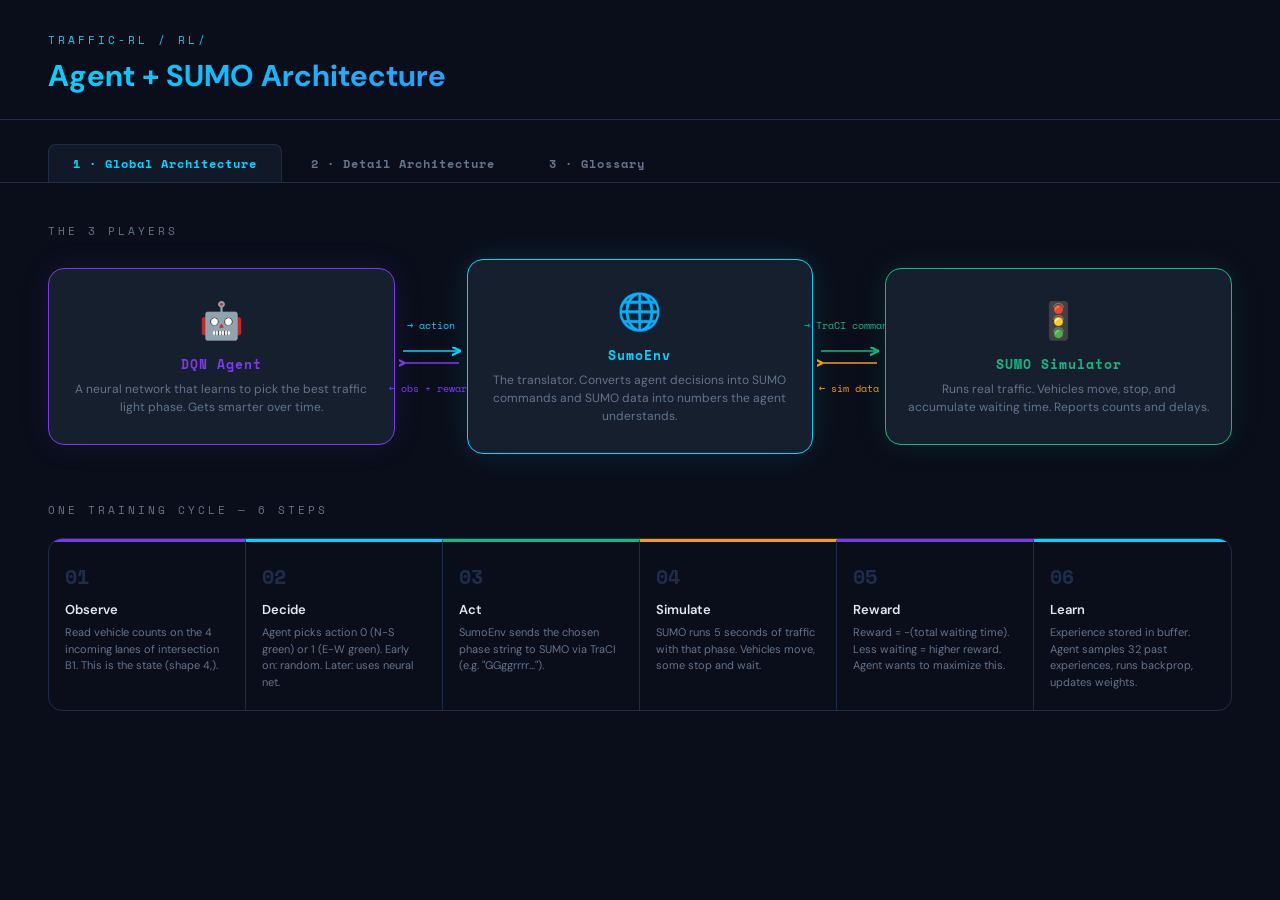
<file: docs/architecture.html>
<!DOCTYPE html>
<html lang="en">
<head>
<meta charset="UTF-8">
<meta name="viewport" content="width=device-width, initial-scale=1.0">
<title>Traffic RL Architecture</title>
<style>
  @import url('https://fonts.googleapis.com/css2?family=Space+Mono:wght@400;700&family=DM+Sans:wght@300;400;600;700&display=swap');

  :root {
    --bg: #0a0e1a;
    --panel: #111827;
    --border: #1e2d4a;
    --accent1: #00d4ff;
    --accent2: #7c3aed;
    --accent3: #10b981;
    --accent4: #f59e0b;
    --text: #e2e8f0;
    --muted: #64748b;
    --card: #151f2e;
  }

  * { margin: 0; padding: 0; box-sizing: border-box; }

  body {
    background: var(--bg);
    color: var(--text);
    font-family: 'DM Sans', sans-serif;
    min-height: 100vh;
  }

  header {
    padding: 32px 48px 24px;
    border-bottom: 1px solid var(--border);
  }
  .eyebrow {
    font-family: 'Space Mono', monospace;
    font-size: 11px;
    letter-spacing: 3px;
    color: var(--accent1);
    text-transform: uppercase;
    margin-bottom: 8px;
  }
  h1 {
    font-size: 30px;
    font-weight: 700;
    background: linear-gradient(135deg, var(--accent1), var(--accent2));
    -webkit-background-clip: text;
    -webkit-text-fill-color: transparent;
    background-clip: text;
  }

  .tabs {
    display: flex;
    gap: 4px;
    padding: 24px 48px 0;
    border-bottom: 1px solid var(--border);
  }
  .tab {
    padding: 10px 24px;
    border-radius: 8px 8px 0 0;
    cursor: pointer;
    font-family: 'Space Mono', monospace;
    font-size: 12px;
    font-weight: 700;
    letter-spacing: 1px;
    border: 1px solid transparent;
    border-bottom: none;
    transition: all 0.2s;
    color: var(--muted);
    background: transparent;
  }
  .tab:hover { color: var(--text); }
  .tab.active {
    background: var(--panel);
    border-color: var(--border);
    color: var(--accent1);
  }

  .panel { display: none; padding: 40px 48px; }
  .panel.active { display: block; }

  /* ---- GLOBAL ---- */
  .global-grid {
    display: grid;
    grid-template-columns: 1fr 72px 1fr 72px 1fr;
    align-items: center;
    gap: 0;
    margin-bottom: 48px;
  }

  .node {
    background: var(--card);
    border: 1px solid var(--border);
    border-radius: 16px;
    padding: 28px 20px;
    text-align: center;
  }
  .node.agent { border-color: #7c3aed; box-shadow: 0 0 30px rgba(124,58,237,0.12); }
  .node.env   { border-color: #00d4ff; box-shadow: 0 0 30px rgba(0,212,255,0.12); }
  .node.sumo  { border-color: #10b981; box-shadow: 0 0 30px rgba(16,185,129,0.12); }

  .node-icon { font-size: 36px; margin-bottom: 10px; display: block; }
  .node-title { font-family: 'Space Mono', monospace; font-size: 13px; font-weight: 700; letter-spacing: 1px; margin-bottom: 6px; }
  .node.agent .node-title { color: #7c3aed; }
  .node.env   .node-title { color: #00d4ff; }
  .node.sumo  .node-title { color: #10b981; }
  .node-sub { font-size: 12px; color: var(--muted); line-height: 1.5; }

  .arrow-col { display: flex; flex-direction: column; align-items: center; gap: 8px; }
  .arrow-label { font-size: 10px; font-family: 'Space Mono', monospace; text-align: center; white-space: nowrap; }

  .flow-title {
    font-family: 'Space Mono', monospace;
    font-size: 11px;
    letter-spacing: 3px;
    color: var(--muted);
    text-transform: uppercase;
    margin-bottom: 20px;
  }

  .flow-steps {
    display: grid;
    grid-template-columns: repeat(6, 1fr);
    border: 1px solid var(--border);
    border-radius: 14px;
    overflow: hidden;
    margin-bottom: 48px;
  }

  .step {
    padding: 20px 16px;
    border-right: 1px solid var(--border);
  }
  .step:last-child { border-right: none; }

  .step-num {
    font-family: 'Space Mono', monospace;
    font-size: 20px;
    font-weight: 700;
    color: var(--border);
    margin-bottom: 10px;
    display: block;
  }
  .step-title { font-weight: 600; font-size: 13px; margin-bottom: 6px; }
  .step-desc  { font-size: 11px; color: var(--muted); line-height: 1.5; }

  .step.s1 { border-top: 3px solid #7c3aed; }
  .step.s2 { border-top: 3px solid #00d4ff; }
  .step.s3 { border-top: 3px solid #10b981; }
  .step.s4 { border-top: 3px solid #f59e0b; }
  .step.s5 { border-top: 3px solid #7c3aed; }
  .step.s6 { border-top: 3px solid #00d4ff; }

  /* ---- DETAIL ---- */
  .detail-container {
    display: grid;
    grid-template-columns: 1fr 1fr 1fr;
    gap: 20px;
    margin-bottom: 28px;
  }
  .detail-box {
    background: var(--card);
    border: 1px solid var(--border);
    border-radius: 14px;
    overflow: hidden;
  }
  .detail-box-header {
    padding: 13px 18px;
    font-family: 'Space Mono', monospace;
    font-size: 11px;
    font-weight: 700;
    letter-spacing: 2px;
    text-transform: uppercase;
    display: flex;
    align-items: center;
    gap: 8px;
  }
  .box-agent .detail-box-header { background: rgba(124,58,237,0.15); color: #7c3aed; border-bottom: 1px solid rgba(124,58,237,0.3); }
  .box-env   .detail-box-header { background: rgba(0,212,255,0.08);  color: #00d4ff; border-bottom: 1px solid rgba(0,212,255,0.2);  }
  .box-sumo  .detail-box-header { background: rgba(16,185,129,0.08); color: #10b981; border-bottom: 1px solid rgba(16,185,129,0.2); }

  .fn-list { padding: 14px 18px; display: flex; flex-direction: column; gap: 10px; }
  .fn-item {
    padding: 10px 12px;
    background: rgba(255,255,255,0.02);
    border-radius: 8px;
    border-left: 3px solid var(--border);
    transition: border-color 0.2s;
  }
  .fn-item:hover { border-left-color: var(--accent4); }
  .fn-name { font-family: 'Space Mono', monospace; font-size: 11px; color: var(--accent4); margin-bottom: 3px; }
  .fn-desc  { font-size: 12px; color: var(--muted); line-height: 1.4; }

  .dataflow {
    background: var(--card);
    border: 1px solid var(--border);
    border-radius: 14px;
    padding: 24px;
    margin-bottom: 28px;
  }
  .dataflow-title {
    font-family: 'Space Mono', monospace;
    font-size: 11px;
    letter-spacing: 3px;
    color: var(--accent1);
    text-transform: uppercase;
    margin-bottom: 20px;
  }
  .df-row { display: flex; align-items: center; gap: 0; margin-bottom: 14px; }
  .df-row:last-child { margin-bottom: 0; }

  .df-pill {
    padding: 8px 14px;
    border-radius: 8px;
    font-family: 'Space Mono', monospace;
    font-size: 11px;
    white-space: nowrap;
    font-weight: 700;
    line-height: 1.4;
    text-align: center;
  }
  .df-pill.agent { background: rgba(124,58,237,0.2); color: #7c3aed; border: 1px solid rgba(124,58,237,0.4); }
  .df-pill.env   { background: rgba(0,212,255,0.1);  color: #00d4ff; border: 1px solid rgba(0,212,255,0.3);  }
  .df-pill.sumo  { background: rgba(16,185,129,0.1); color: #10b981; border: 1px solid rgba(16,185,129,0.3); }
  .df-pill.buf   { background: rgba(245,158,11,0.1); color: #f59e0b; border: 1px solid rgba(245,158,11,0.3); }

  .df-seg {
    flex: 1;
    display: flex;
    flex-direction: column;
    align-items: center;
    padding: 0 6px;
    min-width: 50px;
  }
  .df-line {
    width: 100%;
    height: 2px;
    border-radius: 1px;
    position: relative;
  }
  .df-line.fwd { background: linear-gradient(90deg, rgba(0,212,255,0.2), #00d4ff); }
  .df-line.bwd { background: linear-gradient(90deg, #7c3aed, rgba(124,58,237,0.2)); }
  .df-line.fwd::after  { content:''; position:absolute; right:-1px; top:50%; transform:translateY(-50%); border:5px solid transparent; border-left-color:#00d4ff; }
  .df-line.bwd::before { content:''; position:absolute; left:-1px;  top:50%; transform:translateY(-50%); border:5px solid transparent; border-right-color:#7c3aed; }
  .df-lbl { font-size: 10px; color: var(--muted); font-family: 'Space Mono', monospace; margin-top: 4px; white-space: nowrap; }

  .nn-row {
    display: flex;
    align-items: center;
    gap: 14px;
    flex-wrap: wrap;
  }
  .nn-arrow { color: var(--border); font-size: 20px; flex-shrink: 0; }

  /* ---- GLOSSARY ---- */
  .glossary-grid {
    display: grid;
    grid-template-columns: 1fr 1fr;
    gap: 14px;
  }
  .gloss-item {
    background: var(--card);
    border: 1px solid var(--border);
    border-radius: 12px;
    padding: 16px 18px;
  }
  .gloss-term {
    font-family: 'Space Mono', monospace;
    font-size: 12px;
    font-weight: 700;
    margin-bottom: 6px;
    display: flex;
    align-items: center;
    gap: 8px;
  }
  .gloss-tag {
    font-size: 9px;
    padding: 2px 7px;
    border-radius: 4px;
    font-weight: 400;
    letter-spacing: 1px;
    text-transform: uppercase;
    font-family: 'DM Sans', sans-serif;
  }
  .tag-rl   { background: rgba(124,58,237,0.2); color: #7c3aed; }
  .tag-env  { background: rgba(0,212,255,0.1);  color: #00d4ff; }
  .tag-sumo { background: rgba(16,185,129,0.1); color: #10b981; }
  .tag-nn   { background: rgba(245,158,11,0.1); color: #f59e0b; }
  .gloss-def { font-size: 12px; color: var(--muted); line-height: 1.55; }
</style>
</head>
<body>

<header>
  <div class="eyebrow">Traffic-RL / rl/</div>
  <h1>Agent + SUMO Architecture</h1>
</header>

<div class="tabs">
  <div class="tab active" onclick="switchTab('global', this)">1 · Global Architecture</div>
  <div class="tab"        onclick="switchTab('detail', this)">2 · Detail Architecture</div>
  <div class="tab"        onclick="switchTab('glossary', this)">3 · Glossary</div>
</div>

<!-- ======== GLOBAL ======== -->
<div id="tab-global" class="panel active">

  <p class="flow-title">The 3 Players</p>

  <div class="global-grid">
    <div class="node agent">
      <span class="node-icon">🤖</span>
      <div class="node-title">DQN Agent</div>
      <div class="node-sub">A neural network that learns to pick the best traffic light phase. Gets smarter over time.</div>
    </div>

    <div class="arrow-col">
      <div class="arrow-label" style="color:#00d4ff;">→ action</div>
      <svg width="64" height="32" viewBox="0 0 64 32">
        <defs>
          <marker id="a1" markerWidth="6" markerHeight="6" refX="5" refY="3" orient="auto">
            <path d="M0,0 L6,3 L0,6" fill="none" stroke="#00d4ff" stroke-width="1.5"/>
          </marker>
          <marker id="a2" markerWidth="6" markerHeight="6" refX="1" refY="3" orient="auto">
            <path d="M6,0 L0,3 L6,6" fill="none" stroke="#7c3aed" stroke-width="1.5"/>
          </marker>
        </defs>
        <line x1="4" y1="10" x2="60" y2="10" stroke="#00d4ff" stroke-width="1.5" marker-end="url(#a1)"/>
        <line x1="60" y1="22" x2="4" y2="22" stroke="#7c3aed" stroke-width="1.5" marker-end="url(#a2)"/>
      </svg>
      <div class="arrow-label" style="color:#7c3aed;">← obs + reward</div>
    </div>

    <div class="node env">
      <span class="node-icon">🌐</span>
      <div class="node-title">SumoEnv</div>
      <div class="node-sub">The translator. Converts agent decisions into SUMO commands and SUMO data into numbers the agent understands.</div>
    </div>

    <div class="arrow-col">
      <div class="arrow-label" style="color:#10b981;">→ TraCI command</div>
      <svg width="64" height="32" viewBox="0 0 64 32">
        <defs>
          <marker id="a3" markerWidth="6" markerHeight="6" refX="5" refY="3" orient="auto">
            <path d="M0,0 L6,3 L0,6" fill="none" stroke="#10b981" stroke-width="1.5"/>
          </marker>
          <marker id="a4" markerWidth="6" markerHeight="6" refX="1" refY="3" orient="auto">
            <path d="M6,0 L0,3 L6,6" fill="none" stroke="#f59e0b" stroke-width="1.5"/>
          </marker>
        </defs>
        <line x1="4" y1="10" x2="60" y2="10" stroke="#10b981" stroke-width="1.5" marker-end="url(#a3)"/>
        <line x1="60" y1="22" x2="4" y2="22" stroke="#f59e0b" stroke-width="1.5" marker-end="url(#a4)"/>
      </svg>
      <div class="arrow-label" style="color:#f59e0b;">← sim data</div>
    </div>

    <div class="node sumo">
      <span class="node-icon">🚦</span>
      <div class="node-title">SUMO Simulator</div>
      <div class="node-sub">Runs real traffic. Vehicles move, stop, and accumulate waiting time. Reports counts and delays.</div>
    </div>
  </div>

  <p class="flow-title">One Training Cycle — 6 Steps</p>

  <div class="flow-steps">
    <div class="step s1">
      <span class="step-num">01</span>
      <div class="step-title">Observe</div>
      <div class="step-desc">Read vehicle counts on the 4 incoming lanes of intersection B1. This is the state (shape 4,).</div>
    </div>
    <div class="step s2">
      <span class="step-num">02</span>
      <div class="step-title">Decide</div>
      <div class="step-desc">Agent picks action 0 (N-S green) or 1 (E-W green). Early on: random. Later: uses neural net.</div>
    </div>
    <div class="step s3">
      <span class="step-num">03</span>
      <div class="step-title">Act</div>
      <div class="step-desc">SumoEnv sends the chosen phase string to SUMO via TraCI (e.g. "GGggrrrr…").</div>
    </div>
    <div class="step s4">
      <span class="step-num">04</span>
      <div class="step-title">Simulate</div>
      <div class="step-desc">SUMO runs 5 seconds of traffic with that phase. Vehicles move, some stop and wait.</div>
    </div>
    <div class="step s5">
      <span class="step-num">05</span>
      <div class="step-title">Reward</div>
      <div class="step-desc">Reward = −(total waiting time). Less waiting = higher reward. Agent wants to maximize this.</div>
    </div>
    <div class="step s6">
      <span class="step-num">06</span>
      <div class="step-title">Learn</div>
      <div class="step-desc">Experience stored in buffer. Agent samples 32 past experiences, runs backprop, updates weights.</div>
    </div>
  </div>

</div>

<!-- ======== DETAIL ======== -->
<div id="tab-detail" class="panel">

  <div class="dataflow">
    <div class="dataflow-title">Data Flow — One Step</div>
    <div class="df-row">
      <div class="df-pill agent">DQNAgent<br>.act(state)</div>
      <div class="df-seg">
        <div class="df-line fwd"></div>
        <div class="df-lbl">action ∈ {0,1}</div>
      </div>
      <div class="df-pill env">SumoEnv<br>.step(action)</div>
      <div class="df-seg">
        <div class="df-line fwd"></div>
        <div class="df-lbl">setPhase → simulationStep ×5</div>
      </div>
      <div class="df-pill sumo">SUMO<br>(TraCI)</div>
    </div>
    <div class="df-row" style="flex-direction:row-reverse;">
      <div class="df-pill agent">store_transition()<br>→ train_step()</div>
      <div class="df-seg">
        <div class="df-line bwd"></div>
        <div class="df-lbl">obs, reward, done, info</div>
      </div>
      <div class="df-pill env">lane_counts<br>waiting_time</div>
      <div class="df-seg">
        <div class="df-line bwd"></div>
        <div class="df-lbl">getLastStepVehicleNumber()</div>
      </div>
      <div class="df-pill sumo">SUMO<br>state</div>
    </div>
  </div>

  <div class="detail-container">

    <div class="detail-box box-agent">
      <div class="detail-box-header">🤖 DQNAgent <span style="font-size:9px;opacity:.6;">(dqn_numpy.py)</span></div>
      <div class="fn-list">
        <div class="fn-item">
          <div class="fn-name">act(state)</div>
          <div class="fn-desc">Picks an action. Uses epsilon: if random number &lt; ε → random action (explore), else → pick highest Q-value (exploit).</div>
        </div>
        <div class="fn-item">
          <div class="fn-name">store_transition(s, a, r, s', done)</div>
          <div class="fn-desc">Saves one experience to the Replay Buffer. Buffer holds the last 10,000 experiences.</div>
        </div>
        <div class="fn-item">
          <div class="fn-name">train_step()</div>
          <div class="fn-desc">Samples 32 random experiences → computes TD error → backpropagates → updates weights via Adam.</div>
        </div>
        <div class="fn-item">
          <div class="fn-name">maybe_update_target()</div>
          <div class="fn-desc">Every 500 steps, copies policy_net → target_net. Keeps training stable.</div>
        </div>
        <div class="fn-item">
          <div class="fn-name">epsilon()</div>
          <div class="fn-desc">Returns exploration rate. Starts at 1.0 (fully random), linearly decays to 0.05 over 20% of training.</div>
        </div>
      </div>
    </div>

    <div class="detail-box box-env">
      <div class="detail-box-header">🌐 SumoEnv <span style="font-size:9px;opacity:.6;">(sumo_env.py)</span></div>
      <div class="fn-list">
        <div class="fn-item">
          <div class="fn-name">reset()</div>
          <div class="fn-desc">Starts a fresh SUMO simulation. Returns the initial observation (vehicle counts on 4 lanes).</div>
        </div>
        <div class="fn-item">
          <div class="fn-name">step(action)</div>
          <div class="fn-desc">Sets the traffic light phase, runs 5 sim-seconds, returns (observation, reward, terminated, truncated, info).</div>
        </div>
        <div class="fn-item">
          <div class="fn-name">_get_obs()</div>
          <div class="fn-desc">Calls SUMO to count vehicles on each of the 4 lanes entering B1. Returns array shape (4,).</div>
        </div>
        <div class="fn-item">
          <div class="fn-name">_set_phase(action)</div>
          <div class="fn-desc">Translates 0 → "GGggrrrr…" (N-S green) or 1 → "rrrrGGgg…" (E-W green) and sends to TraCI.</div>
        </div>
        <div class="fn-item">
          <div class="fn-name">close()</div>
          <div class="fn-desc">Disconnects TraCI and shuts down SUMO process.</div>
        </div>
      </div>
    </div>

    <div class="detail-box box-sumo">
      <div class="detail-box-header">🚦 SUMO + TraCI <span style="font-size:9px;opacity:.6;">(sumo_utils.py)</span></div>
      <div class="fn-list">
        <div class="fn-item">
          <div class="fn-name">traci.start(cmd)</div>
          <div class="fn-desc">Launches SUMO as a subprocess and opens a TCP socket so Python can control it live.</div>
        </div>
        <div class="fn-item">
          <div class="fn-name">trafficlight.setRedYellowGreenState()</div>
          <div class="fn-desc">Instantly applies a phase string (e.g. "GGggrrrr…") to intersection B1.</div>
        </div>
        <div class="fn-item">
          <div class="fn-name">simulationStep()</div>
          <div class="fn-desc">Advances simulation by 1 second. Called 5 times per agent step (control_interval = 5).</div>
        </div>
        <div class="fn-item">
          <div class="fn-name">lane.getLastStepVehicleNumber()</div>
          <div class="fn-desc">Returns vehicle count on a lane in the last second. Used to build the observation array.</div>
        </div>
        <div class="fn-item">
          <div class="fn-name">vehicle.getWaitingTime()</div>
          <div class="fn-desc">How long a vehicle has been stopped. Summed over all vehicles → used as reward signal.</div>
        </div>
      </div>
    </div>
  </div>

  <div class="dataflow">
    <div class="dataflow-title">Neural Network Inside DQNAgent</div>
    <div class="nn-row">
      <div class="df-pill env" style="font-size:12px;">Input (4,)<br><span style='font-weight:300;font-size:10px;color:#64748b;'>lane vehicle counts</span></div>
      <div class="nn-arrow">→</div>
      <div class="df-pill buf" style="font-size:12px;">Dense 64 · ReLU<br><span style='font-weight:300;font-size:10px;color:#64748b;'>Hidden layer 1</span></div>
      <div class="nn-arrow">→</div>
      <div class="df-pill buf" style="font-size:12px;">Dense 64 · ReLU<br><span style='font-weight:300;font-size:10px;color:#64748b;'>Hidden layer 2</span></div>
      <div class="nn-arrow">→</div>
      <div class="df-pill agent" style="font-size:12px;">Q-values (2,)<br><span style='font-weight:300;font-size:10px;color:#64748b;'>score for each action</span></div>
      <div class="nn-arrow">→</div>
      <div class="df-pill sumo" style="font-size:12px;">argmax → action<br><span style='font-weight:300;font-size:10px;color:#64748b;'>pick best action</span></div>
    </div>
  </div>

</div>

<!-- ======== GLOSSARY ======== -->
<div id="tab-glossary" class="panel">
  <div class="glossary-grid">

    <div class="gloss-item">
      <div class="gloss-term" style="color:#7c3aed;">DQN <span class="gloss-tag tag-rl">RL</span></div>
      <div class="gloss-def">Deep Q-Network. A neural network trained to predict the "value" of each possible action. The agent always picks the action with the highest predicted value.</div>
    </div>

    <div class="gloss-item">
      <div class="gloss-term" style="color:#00d4ff;">SumoEnv <span class="gloss-tag tag-env">ENV</span></div>
      <div class="gloss-def">A Python class wrapping SUMO as a Gymnasium environment. It gives the agent a clean interface: observe → act → get reward — hiding all SUMO complexity.</div>
    </div>

    <div class="gloss-item">
      <div class="gloss-term" style="color:#10b981;">SUMO <span class="gloss-tag tag-sumo">SIMULATOR</span></div>
      <div class="gloss-def">"Simulation of Urban MObility". Open-source software that simulates cars on a virtual road network with real physics (speed, acceleration, stopping).</div>
    </div>

    <div class="gloss-item">
      <div class="gloss-term" style="color:#10b981;">TraCI <span class="gloss-tag tag-sumo">SUMO</span></div>
      <div class="gloss-def">"Traffic Control Interface". The Python API to talk to SUMO in real time — read vehicle positions, set traffic lights, advance the clock.</div>
    </div>

    <div class="gloss-item">
      <div class="gloss-term" style="color:#f59e0b;">Observation <span class="gloss-tag tag-rl">RL</span></div>
      <div class="gloss-def">What the agent "sees" at each step. Here: 4 numbers — vehicle count on each incoming lane at intersection B1.</div>
    </div>

    <div class="gloss-item">
      <div class="gloss-term" style="color:#f59e0b;">Action <span class="gloss-tag tag-rl">RL</span></div>
      <div class="gloss-def">What the agent decides. Two choices: 0 = give green to North-South traffic, 1 = give green to East-West traffic.</div>
    </div>

    <div class="gloss-item">
      <div class="gloss-term" style="color:#f59e0b;">Reward <span class="gloss-tag tag-rl">RL</span></div>
      <div class="gloss-def">Score given after each action. Reward = −(sum of all vehicles' waiting time). Minimizing waiting time = maximizing reward.</div>
    </div>

    <div class="gloss-item">
      <div class="gloss-term" style="color:#f59e0b;">Replay Buffer <span class="gloss-tag tag-nn">NN</span></div>
      <div class="gloss-def">Memory storing up to 10,000 past experiences. Agent randomly samples from it during training so it doesn't forget old lessons.</div>
    </div>

    <div class="gloss-item">
      <div class="gloss-term" style="color:#f59e0b;">Policy Net <span class="gloss-tag tag-nn">NN</span></div>
      <div class="gloss-def">The neural network being actively trained. It decides what action to take. Updated every 4 steps.</div>
    </div>

    <div class="gloss-item">
      <div class="gloss-term" style="color:#f59e0b;">Target Net <span class="gloss-tag tag-nn">NN</span></div>
      <div class="gloss-def">A frozen copy of the policy net used only to compute training targets. Synced with policy net every 500 steps. Prevents unstable feedback loops.</div>
    </div>

    <div class="gloss-item">
      <div class="gloss-term" style="color:#7c3aed;">Epsilon (ε) <span class="gloss-tag tag-rl">RL</span></div>
      <div class="gloss-def">Exploration rate. ε = 1.0 → fully random (agent explores freely). ε = 0.05 → mostly uses neural net (agent exploits knowledge). Decays linearly during training.</div>
    </div>

    <div class="gloss-item">
      <div class="gloss-term" style="color:#00d4ff;">Intersection B1 <span class="gloss-tag tag-sumo">SUMO</span></div>
      <div class="gloss-def">The center intersection in the road grid. Has 4 incoming lanes (N, S, E, W). The only traffic light the agent controls.</div>
    </div>

    <div class="gloss-item">
      <div class="gloss-term" style="color:#7c3aed;">Episode <span class="gloss-tag tag-rl">RL</span></div>
      <div class="gloss-def">One full simulation run (360 simulated seconds = 72 agent steps). When it ends, SUMO resets and a new episode starts from scratch.</div>
    </div>

    <div class="gloss-item">
      <div class="gloss-term" style="color:#f59e0b;">Adam Optimizer <span class="gloss-tag tag-nn">NN</span></div>
      <div class="gloss-def">Algorithm that updates the neural network weights. It adapts the learning rate per parameter based on past gradients — faster and more stable than plain gradient descent.</div>
    </div>

    <div class="gloss-item">
      <div class="gloss-term" style="color:#f59e0b;">TD Error <span class="gloss-tag tag-nn">NN</span></div>
      <div class="gloss-def">"Temporal Difference Error". The gap between what the agent predicted and what it should have predicted. The loss function minimizes this gap.</div>
    </div>

    <div class="gloss-item">
      <div class="gloss-term" style="color:#7c3aed;">Gamma (γ = 0.99) <span class="gloss-tag tag-rl">RL</span></div>
      <div class="gloss-def">Discount factor. Future rewards are worth 99% as much as immediate ones. High γ = agent cares about long-term consequences, not just right now.</div>
    </div>

  </div>
</div>

<script>
  function switchTab(name, el) {
    document.querySelectorAll('.panel').forEach(p => p.classList.remove('active'));
    document.querySelectorAll('.tab').forEach(t => t.classList.remove('active'));
    document.getElementById('tab-' + name).classList.add('active');
    el.classList.add('active');
  }
</script>

</body>
</html>
</file>
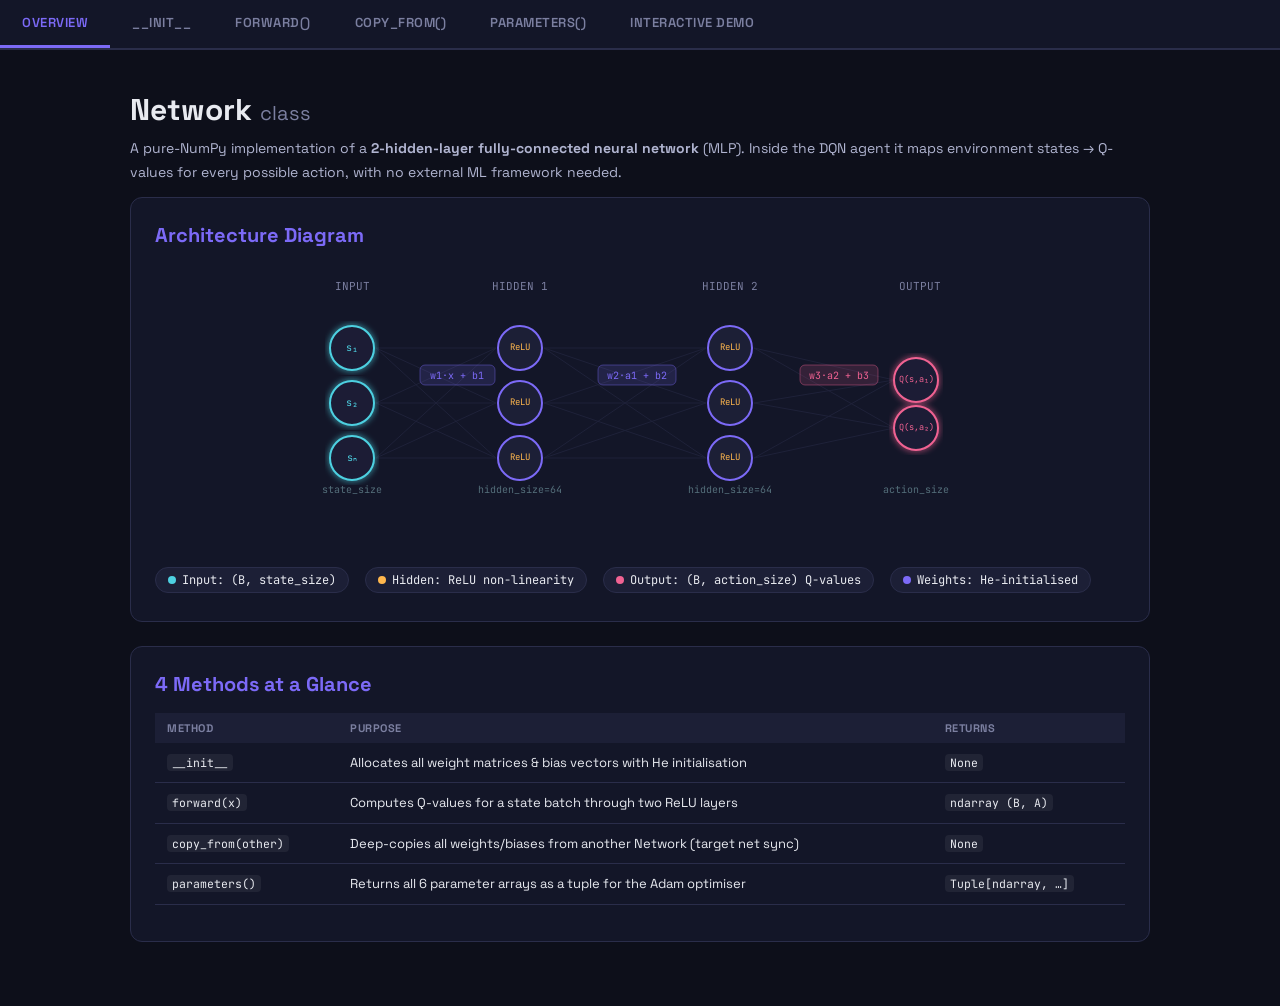
<file: docs/network_class_explainer.html>
<!DOCTYPE html>
<html lang="en">
<head>
<meta charset="UTF-8">
<meta name="viewport" content="width=device-width, initial-scale=1.0">
<title>Network Class — DQN Deep Dive</title>
<link href="https://fonts.googleapis.com/css2?family=JetBrains+Mono:wght@400;700&family=Space+Grotesk:wght@400;600;700&display=swap" rel="stylesheet">
<style>
  :root {
    --bg: #0d0f1a;
    --surface: #131628;
    --surface2: #1c1f36;
    --accent: #7c6af7;
    --accent2: #f06292;
    --accent3: #4dd0e1;
    --accent4: #a5d6a7;
    --text: #e8eaf0;
    --muted: #7b7fa0;
    --border: #2a2d4a;
    --relu: #ffb74d;
  }
  * { box-sizing: border-box; margin: 0; padding: 0; }
  body { background: var(--bg); color: var(--text); font-family: 'Space Grotesk', sans-serif; min-height: 100vh; overflow-x: hidden; }

  /* TABS */
  .tabs { display: flex; background: var(--surface); border-bottom: 2px solid var(--border); position: sticky; top: 0; z-index: 100; overflow-x: auto; }
  .tab { padding: 14px 22px; cursor: pointer; font-size: 13px; font-weight: 600; color: var(--muted); border-bottom: 3px solid transparent; white-space: nowrap; transition: all .2s; letter-spacing: .5px; text-transform: uppercase; user-select: none; }
  .tab:hover { color: var(--text); }
  .tab.active { color: var(--accent); border-bottom-color: var(--accent); }

  /* PAGES */
  .page { display: none; padding: 40px; max-width: 1100px; margin: 0 auto; }
  .page.active { display: block; }

  /* TITLES */
  h1 { font-size: 30px; font-weight: 700; margin-bottom: 8px; }
  h2 { font-size: 20px; font-weight: 700; margin-bottom: 16px; color: var(--accent); }
  h3 { font-size: 15px; font-weight: 700; margin-bottom: 10px; color: var(--accent3); }
  p  { font-size: 14px; line-height: 1.7; color: #b0b4d0; margin-bottom: 12px; }

  /* CARDS */
  .card { background: var(--surface); border: 1px solid var(--border); border-radius: 12px; padding: 24px; margin-bottom: 24px; }
  .card-row { display: grid; grid-template-columns: 1fr 1fr; gap: 20px; margin-bottom: 24px; }
  @media(max-width:700px) { .card-row { grid-template-columns: 1fr; } }

  /* CODE BLOCK */
  .code { background: #0a0c18; border: 1px solid var(--border); border-radius: 8px; padding: 16px 20px; font-family: 'JetBrains Mono', monospace; font-size: 12.5px; line-height: 1.9; overflow-x: auto; margin-bottom: 16px; position: relative; }
  .code .kw  { color: #c792ea; }
  .code .fn  { color: #82aaff; }
  .code .str { color: #c3e88d; }
  .code .num { color: #f78c6c; }
  .code .cm  { color: #546e7a; font-style: italic; }
  .code .op  { color: #89ddff; }
  .code .hl  { background: rgba(124,106,247,.18); border-left: 3px solid var(--accent); padding-left: 8px; display: block; border-radius: 2px; }
  .code .hl2 { background: rgba(240,98,146,.13); border-left: 3px solid var(--accent2); padding-left: 8px; display: block; border-radius: 2px; }
  .code .hl3 { background: rgba(77,208,225,.10); border-left: 3px solid var(--accent3); padding-left: 8px; display: block; border-radius: 2px; }
  .code .hl4 { background: rgba(255,183,77,.10); border-left: 3px solid var(--relu); padding-left: 8px; display: block; border-radius: 2px; }

  /* ANNOTATIONS */
  .annotation-list { list-style: none; }
  .annotation-list li { padding: 10px 14px; border-radius: 8px; margin-bottom: 8px; font-size: 13px; line-height: 1.6; border-left: 3px solid var(--border); background: var(--surface2); }
  .annotation-list li.purple { border-left-color: var(--accent); }
  .annotation-list li.pink   { border-left-color: var(--accent2); }
  .annotation-list li.cyan   { border-left-color: var(--accent3); }
  .annotation-list li.green  { border-left-color: var(--accent4); }
  .annotation-list li.amber  { border-left-color: var(--relu); }
  .annotation-list li code { font-family: 'JetBrains Mono', monospace; font-size: 11.5px; background: rgba(255,255,255,.07); padding: 1px 5px; border-radius: 4px; color: #eeffff; }
  .badge { display: inline-block; font-size: 10px; font-weight: 700; letter-spacing: .5px; padding: 2px 7px; border-radius: 4px; margin-right: 6px; text-transform: uppercase; }
  .badge.purple { background: rgba(124,106,247,.25); color: var(--accent); }
  .badge.pink   { background: rgba(240,98,146,.2); color: var(--accent2); }
  .badge.cyan   { background: rgba(77,208,225,.15); color: var(--accent3); }
  .badge.green  { background: rgba(165,214,167,.15); color: var(--accent4); }
  .badge.amber  { background: rgba(255,183,77,.15); color: var(--relu); }

  /* NETWORK DIAGRAM */
  .net-wrap { text-align: center; margin: 20px 0; overflow-x: auto; }

  /* SHAPE PILLS */
  .shape-pill { display: inline-flex; align-items: center; gap: 6px; background: var(--surface2); border: 1px solid var(--border); border-radius: 20px; padding: 4px 12px; font-family: 'JetBrains Mono', monospace; font-size: 12px; margin: 4px 4px 4px 0; }
  .dot { width: 8px; height: 8px; border-radius: 50%; flex-shrink: 0; }

  /* FORMULA */
  .formula { background: var(--surface2); border: 1px solid var(--border); border-radius: 8px; padding: 14px 20px; font-family: 'JetBrains Mono', monospace; font-size: 13px; text-align: center; margin: 12px 0; color: var(--accent3); letter-spacing: .3px; }

  /* FLOW STEPS */
  .flow-steps { display: flex; flex-direction: column; gap: 0; }
  .flow-step { display: flex; align-items: flex-start; gap: 16px; padding: 16px 0; border-bottom: 1px solid var(--border); }
  .flow-step:last-child { border-bottom: none; }
  .step-num { min-width: 32px; height: 32px; border-radius: 50%; background: var(--accent); color: #fff; display: flex; align-items: center; justify-content: center; font-size: 13px; font-weight: 700; flex-shrink: 0; margin-top: 2px; }
  .step-body { flex: 1; }
  .step-body h4 { font-size: 14px; font-weight: 700; margin-bottom: 6px; }
  .step-body p { margin: 0; font-size: 13px; }

  /* PARAM TABLE */
  .param-table { width: 100%; border-collapse: collapse; font-size: 13px; margin-bottom: 12px; }
  .param-table th { text-align: left; padding: 8px 12px; background: var(--surface2); color: var(--muted); font-size: 11px; text-transform: uppercase; letter-spacing: .5px; }
  .param-table td { padding: 10px 12px; border-bottom: 1px solid var(--border); vertical-align: top; line-height: 1.5; }
  .param-table td code { font-family: 'JetBrains Mono', monospace; font-size: 11.5px; background: rgba(255,255,255,.06); padding: 1px 5px; border-radius: 4px; }
  .param-table tr:hover td { background: var(--surface2); }

  /* DEMO */
  .demo-wrap { background: var(--surface2); border: 1px solid var(--border); border-radius: 12px; padding: 20px; margin-bottom: 20px; }
  .slider-row { display: flex; align-items: center; gap: 12px; margin-bottom: 10px; font-size: 13px; }
  .slider-row label { min-width: 180px; color: var(--muted); }
  .slider-row input[type=range] { flex: 1; accent-color: var(--accent); }
  .slider-row span { min-width: 50px; text-align: right; font-family: 'JetBrains Mono', monospace; color: var(--accent3); }
  canvas { display: block; border-radius: 8px; background: #0a0c18; margin-top: 8px; }

  .tag { display: inline-block; font-size: 10px; font-weight: 700; padding: 2px 8px; border-radius: 4px; margin-left: 8px; vertical-align: middle; background: rgba(77,208,225,.15); color: var(--accent3); }

  button.run-btn { margin-top: 8px; padding: 10px 24px; background: var(--accent); color: #fff; border: none; border-radius: 8px; font-size: 14px; font-weight: 600; cursor: pointer; font-family: 'Space Grotesk', sans-serif; transition: opacity .2s; }
  button.run-btn:hover { opacity: .85; }
</style>
</head>
<body>

<!-- TABS -->
<div class="tabs">
  <div class="tab active" onclick="showPage('overview')">Overview</div>
  <div class="tab" onclick="showPage('init')">__init__</div>
  <div class="tab" onclick="showPage('forward')">forward()</div>
  <div class="tab" onclick="showPage('copy')">copy_from()</div>
  <div class="tab" onclick="showPage('params')">parameters()</div>
  <div class="tab" onclick="showPage('demo')">Interactive Demo</div>
</div>

<!-- ══════════ PAGE: OVERVIEW ══════════ -->
<div id="page-overview" class="page active">
  <h1>Network <span style="color:var(--muted);font-weight:400;font-size:20px">class</span></h1>
  <p>A pure-NumPy implementation of a <strong>2-hidden-layer fully-connected neural network</strong> (MLP). Inside the DQN agent it maps environment states → Q-values for every possible action, with no external ML framework needed.</p>

  <div class="card">
    <h2>Architecture Diagram</h2>
    <div class="net-wrap">
      <svg width="720" height="270" viewBox="0 0 720 270" style="max-width:100%;">
        <defs>
          <marker id="arr" markerWidth="8" markerHeight="6" refX="8" refY="3" orient="auto">
            <polygon points="0 0, 8 3, 0 6" fill="#4dd0e1"/>
          </marker>
          <filter id="glow">
            <feGaussianBlur stdDeviation="3" result="coloredBlur"/>
            <feMerge><feMergeNode in="coloredBlur"/><feMergeNode in="SourceGraphic"/></feMerge>
          </filter>
        </defs>

        <!-- Layer labels -->
        <text x="72"  y="22" text-anchor="middle" fill="#7b7fa0" font-size="11" font-family="JetBrains Mono">INPUT</text>
        <text x="240" y="22" text-anchor="middle" fill="#7b7fa0" font-size="11" font-family="JetBrains Mono">HIDDEN 1</text>
        <text x="450" y="22" text-anchor="middle" fill="#7b7fa0" font-size="11" font-family="JetBrains Mono">HIDDEN 2</text>
        <text x="640" y="22" text-anchor="middle" fill="#7b7fa0" font-size="11" font-family="JetBrains Mono">OUTPUT</text>

        <!-- Connections input→h1 -->
        <g stroke="#2a2d4a" stroke-width="1" opacity="0.5">
          <line x1="96" y1="80"  x2="216" y2="80"/><line x1="96" y1="80"  x2="216" y2="135"/>
          <line x1="96" y1="80"  x2="216" y2="190"/><line x1="96" y1="135" x2="216" y2="80"/>
          <line x1="96" y1="135" x2="216" y2="135"/><line x1="96" y1="135" x2="216" y2="190"/>
          <line x1="96" y1="190" x2="216" y2="80"/><line x1="96" y1="190" x2="216" y2="135"/>
          <line x1="96" y1="190" x2="216" y2="190"/>
          <!-- h1→h2 -->
          <line x1="264" y1="80"  x2="426" y2="80"/><line x1="264" y1="80"  x2="426" y2="135"/>
          <line x1="264" y1="80"  x2="426" y2="190"/><line x1="264" y1="135" x2="426" y2="80"/>
          <line x1="264" y1="135" x2="426" y2="135"/><line x1="264" y1="135" x2="426" y2="190"/>
          <line x1="264" y1="190" x2="426" y2="80"/><line x1="264" y1="190" x2="426" y2="135"/>
          <line x1="264" y1="190" x2="426" y2="190"/>
          <!-- h2→output -->
          <line x1="474" y1="80"  x2="614" y2="112"/><line x1="474" y1="135" x2="614" y2="112"/>
          <line x1="474" y1="190" x2="614" y2="112"/><line x1="474" y1="80"  x2="614" y2="160"/>
          <line x1="474" y1="135" x2="614" y2="160"/><line x1="474" y1="190" x2="614" y2="160"/>
        </g>

        <!-- Input nodes -->
        <circle cx="72" cy="80"  r="22" fill="#1c1f36" stroke="#4dd0e1" stroke-width="2" filter="url(#glow)"/>
        <circle cx="72" cy="135" r="22" fill="#1c1f36" stroke="#4dd0e1" stroke-width="2" filter="url(#glow)"/>
        <circle cx="72" cy="190" r="22" fill="#1c1f36" stroke="#4dd0e1" stroke-width="2" filter="url(#glow)"/>
        <text x="72" y="80"  text-anchor="middle" dominant-baseline="middle" fill="#4dd0e1" font-size="10" font-family="JetBrains Mono">s₁</text>
        <text x="72" y="135" text-anchor="middle" dominant-baseline="middle" fill="#4dd0e1" font-size="10" font-family="JetBrains Mono">s₂</text>
        <text x="72" y="190" text-anchor="middle" dominant-baseline="middle" fill="#4dd0e1" font-size="10" font-family="JetBrains Mono">sₙ</text>
        <text x="72" y="225" text-anchor="middle" fill="#546e7a" font-size="10" font-family="JetBrains Mono">state_size</text>

        <!-- w1/b1 label -->
        <rect x="140" y="97" width="75" height="20" rx="5" fill="rgba(124,106,247,.15)" stroke="rgba(124,106,247,.4)" stroke-width="1"/>
        <text x="177" y="111" text-anchor="middle" fill="#7c6af7" font-size="10" font-family="JetBrains Mono">w1·x + b1</text>

        <!-- Hidden 1 nodes -->
        <circle cx="240" cy="80"  r="22" fill="#1c1f36" stroke="#7c6af7" stroke-width="2"/>
        <circle cx="240" cy="135" r="22" fill="#1c1f36" stroke="#7c6af7" stroke-width="2"/>
        <circle cx="240" cy="190" r="22" fill="#1c1f36" stroke="#7c6af7" stroke-width="2"/>
        <text x="240" y="80"  text-anchor="middle" dominant-baseline="middle" fill="#ffb74d" font-size="9" font-family="JetBrains Mono">ReLU</text>
        <text x="240" y="135" text-anchor="middle" dominant-baseline="middle" fill="#ffb74d" font-size="9" font-family="JetBrains Mono">ReLU</text>
        <text x="240" y="190" text-anchor="middle" dominant-baseline="middle" fill="#ffb74d" font-size="9" font-family="JetBrains Mono">ReLU</text>
        <text x="240" y="225" text-anchor="middle" fill="#546e7a" font-size="10" font-family="JetBrains Mono">hidden_size=64</text>

        <!-- w2/b2 label -->
        <rect x="318" y="97" width="78" height="20" rx="5" fill="rgba(124,106,247,.15)" stroke="rgba(124,106,247,.4)" stroke-width="1"/>
        <text x="357" y="111" text-anchor="middle" fill="#7c6af7" font-size="10" font-family="JetBrains Mono">w2·a1 + b2</text>

        <!-- Hidden 2 nodes -->
        <circle cx="450" cy="80"  r="22" fill="#1c1f36" stroke="#7c6af7" stroke-width="2"/>
        <circle cx="450" cy="135" r="22" fill="#1c1f36" stroke="#7c6af7" stroke-width="2"/>
        <circle cx="450" cy="190" r="22" fill="#1c1f36" stroke="#7c6af7" stroke-width="2"/>
        <text x="450" y="80"  text-anchor="middle" dominant-baseline="middle" fill="#ffb74d" font-size="9" font-family="JetBrains Mono">ReLU</text>
        <text x="450" y="135" text-anchor="middle" dominant-baseline="middle" fill="#ffb74d" font-size="9" font-family="JetBrains Mono">ReLU</text>
        <text x="450" y="190" text-anchor="middle" dominant-baseline="middle" fill="#ffb74d" font-size="9" font-family="JetBrains Mono">ReLU</text>
        <text x="450" y="225" text-anchor="middle" fill="#546e7a" font-size="10" font-family="JetBrains Mono">hidden_size=64</text>

        <!-- w3/b3 label -->
        <rect x="520" y="97" width="78" height="20" rx="5" fill="rgba(240,98,146,.15)" stroke="rgba(240,98,146,.4)" stroke-width="1"/>
        <text x="559" y="111" text-anchor="middle" fill="#f06292" font-size="10" font-family="JetBrains Mono">w3·a2 + b3</text>

        <!-- Output nodes -->
        <circle cx="636" cy="112" r="22" fill="#1c1f36" stroke="#f06292" stroke-width="2" filter="url(#glow)"/>
        <circle cx="636" cy="160" r="22" fill="#1c1f36" stroke="#f06292" stroke-width="2" filter="url(#glow)"/>
        <text x="636" y="112" text-anchor="middle" dominant-baseline="middle" fill="#f06292" font-size="8.5" font-family="JetBrains Mono">Q(s,a₁)</text>
        <text x="636" y="160" text-anchor="middle" dominant-baseline="middle" fill="#f06292" font-size="8.5" font-family="JetBrains Mono">Q(s,a₂)</text>
        <text x="636" y="225" text-anchor="middle" fill="#546e7a" font-size="10" font-family="JetBrains Mono">action_size</text>
      </svg>
    </div>
    <div style="display:flex;gap:12px;flex-wrap:wrap;margin-top:4px;">
      <span class="shape-pill"><span class="dot" style="background:var(--accent3)"></span>Input: (B, state_size)</span>
      <span class="shape-pill"><span class="dot" style="background:var(--relu)"></span>Hidden: ReLU non-linearity</span>
      <span class="shape-pill"><span class="dot" style="background:var(--accent2)"></span>Output: (B, action_size) Q-values</span>
      <span class="shape-pill"><span class="dot" style="background:var(--accent)"></span>Weights: He-initialised</span>
    </div>
  </div>

  <div class="card">
    <h2>4 Methods at a Glance</h2>
    <table class="param-table">
      <thead><tr><th>Method</th><th>Purpose</th><th>Returns</th></tr></thead>
      <tbody>
        <tr><td><code>__init__</code></td><td>Allocates all weight matrices &amp; bias vectors with He initialisation</td><td><code>None</code></td></tr>
        <tr><td><code>forward(x)</code></td><td>Computes Q-values for a state batch through two ReLU layers</td><td><code>ndarray (B, A)</code></td></tr>
        <tr><td><code>copy_from(other)</code></td><td>Deep-copies all weights/biases from another Network (target net sync)</td><td><code>None</code></td></tr>
        <tr><td><code>parameters()</code></td><td>Returns all 6 parameter arrays as a tuple for the Adam optimiser</td><td><code>Tuple[ndarray, …]</code></td></tr>
      </tbody>
    </table>
  </div>
</div>

<!-- ══════════ PAGE: __init__ ══════════ -->
<div id="page-init" class="page">
  <h1>__init__ <span style="color:var(--muted);font-weight:400;font-size:18px">— Constructor</span></h1>
  <p>Called once when you write <code style="font-family:'JetBrains Mono';background:rgba(255,255,255,.06);padding:1px 6px;border-radius:4px">net = Network(state_size, action_size)</code>. Its sole job is to <strong>create and He-initialise all 6 learnable parameter arrays</strong>.</p>

  <div class="card">
    <h2>Full Annotated Code</h2>
    <div class="code">
<span class="kw">def</span> <span class="fn">__init__</span>(<span class="kw">self</span>,
             state_size: <span class="fn">int</span>,
             action_size: <span class="fn">int</span>,
             hidden_size: <span class="fn">int</span> <span class="op">=</span> <span class="num">64</span>):

<span class="hl">    rng <span class="op">=</span> np.random.<span class="fn">default_rng</span>()</span>

    <span class="cm"># ── Layer 1 ──────────────────────────────</span>
<span class="hl">    <span class="kw">self</span>.w1 <span class="op">=</span> rng.<span class="fn">normal</span>(<span class="num">0</span>, np.<span class="fn">sqrt</span>(<span class="num">2.0</span> <span class="op">/</span> state_size),
                         size<span class="op">=</span>(hidden_size, state_size))</span>
<span class="hl">    <span class="kw">self</span>.b1 <span class="op">=</span> np.<span class="fn">zeros</span>((hidden_size,))</span>

    <span class="cm"># ── Layer 2 ──────────────────────────────</span>
<span class="hl2">    <span class="kw">self</span>.w2 <span class="op">=</span> rng.<span class="fn">normal</span>(<span class="num">0</span>, np.<span class="fn">sqrt</span>(<span class="num">2.0</span> <span class="op">/</span> hidden_size),
                         size<span class="op">=</span>(hidden_size, hidden_size))</span>
<span class="hl2">    <span class="kw">self</span>.b2 <span class="op">=</span> np.<span class="fn">zeros</span>((hidden_size,))</span>

    <span class="cm"># ── Output Layer ─────────────────────────</span>
<span class="hl3">    <span class="kw">self</span>.w3 <span class="op">=</span> rng.<span class="fn">normal</span>(<span class="num">0</span>, np.<span class="fn">sqrt</span>(<span class="num">2.0</span> <span class="op">/</span> hidden_size),
                         size<span class="op">=</span>(action_size, hidden_size))</span>
<span class="hl3">    <span class="kw">self</span>.b3 <span class="op">=</span> np.<span class="fn">zeros</span>((action_size,))</span>
    </div>
  </div>

  <div class="card-row">
    <div class="card" style="margin-bottom:0">
      <h2>Parameters Explained</h2>
      <table class="param-table">
        <thead><tr><th>Param</th><th>Type</th><th>Meaning</th></tr></thead>
        <tbody>
          <tr><td><code>state_size</code></td><td><code>int</code></td><td>Dimensionality of the env observation (e.g. 4 for CartPole)</td></tr>
          <tr><td><code>action_size</code></td><td><code>int</code></td><td>Number of discrete actions the agent can choose</td></tr>
          <tr><td><code>hidden_size</code></td><td><code>int = 64</code></td><td>Width of each hidden layer; default 64 is a solid starting point</td></tr>
        </tbody>
      </table>
    </div>
    <div class="card" style="margin-bottom:0">
      <h2>Shapes Created</h2>
      <ul class="annotation-list">
        <li class="purple"><span class="badge purple">w1</span> <code>(hidden_size, state_size)</code> — maps input → hidden 1</li>
        <li class="purple"><span class="badge purple">b1</span> <code>(hidden_size,)</code> — bias for each hidden-1 neuron, init 0</li>
        <li class="pink"><span class="badge pink">w2</span> <code>(hidden_size, hidden_size)</code> — hidden 1 → hidden 2 (square)</li>
        <li class="pink"><span class="badge pink">b2</span> <code>(hidden_size,)</code> — bias for hidden 2</li>
        <li class="cyan"><span class="badge cyan">w3</span> <code>(action_size, hidden_size)</code> — hidden 2 → Q output</li>
        <li class="cyan"><span class="badge cyan">b3</span> <code>(action_size,)</code> — one bias per action</li>
      </ul>
    </div>
  </div>

  <div class="card" style="margin-top:24px">
    <h2>Line-by-line Breakdown</h2>
    <ul class="annotation-list">
      <li class="cyan">
        <span class="badge cyan">rng = np.random.default_rng()</span>
        Creates a modern NumPy <code>Generator</code> object (introduced in NumPy 1.17). It's faster and statistically better than the legacy <code>np.random.randn</code>. Seeding is optional — omitting the seed means results vary each run, which is fine for RL experiments.
      </li>
      <li class="purple">
        <span class="badge purple">rng.normal(0, std, size=(rows, cols))</span>
        Draws a matrix of random floats from a Normal distribution with mean=0 and the given standard deviation. The <code>size</code> argument controls the output shape directly — no separate <code>reshape</code> needed.
      </li>
      <li class="amber">
        <span class="badge amber">np.sqrt(2.0 / fan_in)</span>
        This is the <strong>He / Kaiming initialisation</strong> formula. <code>fan_in</code> is the number of incoming connections to each neuron. For <code>w1</code>, <code>fan_in = state_size</code>; for <code>w2</code> and <code>w3</code>, <code>fan_in = hidden_size</code>. The factor of 2 accounts for ReLU cutting activations roughly in half.
      </li>
      <li class="green">
        <span class="badge green">np.zeros((n,))</span>
        Allocates a 1-D array of <code>n</code> zeros as float64. Biases start at zero — unlike weights, they don't suffer from symmetry-breaking issues so random initialisation is unnecessary.
      </li>
      <li class="pink">
        <span class="badge pink">self.wX / self.bX</span>
        Assigning to <code>self</code> stores the arrays as <em>instance attributes</em> — they persist for the lifetime of the object and are accessible from every method via <code>self</code>.
      </li>
    </ul>
  </div>

  <div class="card">
    <h2>Why He Initialisation?</h2>
    <div class="formula">std = √(2 / fan_in)   →   W ~ 𝒩(0, std²)</div>
    <ul class="annotation-list">
      <li class="amber"><span class="badge amber">Problem with small fixed std</span> If weights are initialised too small (e.g., std=0.01), signals shrink layer by layer → <em>vanishing gradients</em>. Too large → <em>exploding gradients</em>.</li>
      <li class="purple"><span class="badge purple">Why ×2?</span> ReLU sets ~50% of activations to 0 (the negative half). This halves the effective variance. Multiplying the std formula by √2 exactly compensates, keeping variance constant across depth.</li>
      <li class="green"><span class="badge green">Result</span> Activations and gradients maintain roughly unit variance at initialisation, allowing training to start immediately without exploding or vanishing.</li>
    </ul>
  </div>
</div>

<!-- ══════════ PAGE: forward ══════════ -->
<div id="page-forward" class="page">
  <h1>forward() <span style="color:var(--muted);font-weight:400;font-size:18px">— Forward Pass</span></h1>
  <p>Takes a <em>batch</em> of states and produces one Q-value per action per state. Pure vectorised matrix math — no Python loops, no autograd.</p>

  <div class="card">
    <h2>Full Annotated Code</h2>
    <div class="code">
<span class="kw">def</span> <span class="fn">forward</span>(<span class="kw">self</span>, x: np.ndarray) <span class="op">-></span> np.ndarray:
    <span class="cm">"""x : state batch  →  shape (B, state_size)
       returns Q-values  →  shape (B, action_size)"""</span>

<span class="hl">    z1 <span class="op">=</span> x <span class="op">@</span> <span class="kw">self</span>.w1.T <span class="op">+</span> <span class="kw">self</span>.b1   <span class="cm"># (B, H)  linear pre-activation layer 1</span></span>
<span class="hl4">    a1 <span class="op">=</span> np.<span class="fn">maximum</span>(<span class="num">0.0</span>, z1)            <span class="cm"># (B, H)  ReLU — kills negatives</span></span>

<span class="hl2">    z2 <span class="op">=</span> a1 <span class="op">@</span> <span class="kw">self</span>.w2.T <span class="op">+</span> <span class="kw">self</span>.b2   <span class="cm"># (B, H)  linear pre-activation layer 2</span></span>
<span class="hl4">    a2 <span class="op">=</span> np.<span class="fn">maximum</span>(<span class="num">0.0</span>, z2)            <span class="cm"># (B, H)  ReLU</span></span>

<span class="hl3">    q  <span class="op">=</span> a2 <span class="op">@</span> <span class="kw">self</span>.w3.T <span class="op">+</span> <span class="kw">self</span>.b3   <span class="cm"># (B, A)  raw Q-values — no activation!</span></span>
<span class="hl3">    <span class="kw">return</span> q</span>
    </div>
  </div>

  <div class="card">
    <h2>Step-by-step Flow</h2>
    <div class="flow-steps">
      <div class="flow-step">
        <div class="step-num">1</div>
        <div class="step-body">
          <h4>Linear transform — Layer 1 <span class="tag">(B, S) → (B, H)</span></h4>
          <div class="formula">z1 = x @ w1ᵀ + b1</div>
          <p><code>@</code> is Python's matrix-multiply operator (PEP 465). <code>w1</code> is stored as <code>(H, S)</code>; transposing it to <code>(S, H)</code> makes shapes align: <code>(B,S)×(S,H) = (B,H)</code>. NumPy <strong>broadcasts</strong> <code>b1</code> of shape <code>(H,)</code> across all B rows automatically — no explicit reshape needed.</p>
        </div>
      </div>
      <div class="flow-step">
        <div class="step-num" style="background:var(--relu);color:#1a1a1a">2</div>
        <div class="step-body">
          <h4>ReLU activation — Layer 1 <span class="tag" style="background:rgba(255,183,77,.12);color:var(--relu)">(B, H) → (B, H)</span></h4>
          <div class="formula" style="color:var(--relu)">a1 = max(0, z1)  — elementwise</div>
          <p><code>np.maximum(0.0, z1)</code> replaces every negative value with 0, preserving positives unchanged. This is the <strong>ReLU</strong> (Rectified Linear Unit) — it introduces the non-linearity that lets the network approximate any function. Without it, stacking linear layers would still be linear.</p>
        </div>
      </div>
      <div class="flow-step">
        <div class="step-num" style="background:var(--accent2)">3</div>
        <div class="step-body">
          <h4>Linear transform — Layer 2 <span class="tag" style="background:rgba(240,98,146,.12);color:var(--accent2)">(B, H) → (B, H)</span></h4>
          <div class="formula" style="color:var(--accent2)">z2 = a1 @ w2ᵀ + b2</div>
          <p>Same pattern as step 1, but between the two hidden layers. Because both input and output are size H, <code>w2</code> is a <em>square</em> matrix <code>(H, H)</code>.</p>
        </div>
      </div>
      <div class="flow-step">
        <div class="step-num" style="background:var(--relu);color:#1a1a1a">4</div>
        <div class="step-body">
          <h4>ReLU activation — Layer 2</h4>
          <div class="formula" style="color:var(--relu)">a2 = max(0, z2)</div>
          <p>Second non-linearity, identical in behaviour to step 2.</p>
        </div>
      </div>
      <div class="flow-step">
        <div class="step-num" style="background:var(--accent3);color:#0d0f1a">5</div>
        <div class="step-body">
          <h4>Output Q-values — NO activation <span class="tag">(B, H) → (B, A)</span></h4>
          <div class="formula" style="color:var(--accent3)">q = a2 @ w3ᵀ + b3</div>
          <p>No ReLU here! Q-values can be negative (representing bad expected total reward). <code>q[i, a]</code> is the estimated cumulative reward for taking action <code>a</code> in state <code>x[i]</code>. The agent picks <code>argmax(q[i])</code> to act greedily.</p>
        </div>
      </div>
    </div>
  </div>

  <div class="card">
    <h2>Python Syntax Breakdown</h2>
    <ul class="annotation-list">
      <li class="purple"><span class="badge purple">@  (matmul)</span> Matrix multiplication operator introduced in Python 3.5 (PEP 465). <code>A @ B</code> is equivalent to <code>np.matmul(A, B)</code>. Cleaner than <code>np.dot</code> for 2-D arrays and reads naturally as math notation.</li>
      <li class="cyan"><span class="badge cyan">.T  (transpose)</span> Read-only property on any NumPy array. For 2-D arrays it swaps axes: <code>(H, S) → (S, H)</code>. No data is copied — it's a <em>view</em>. We need it because weights are stored in output-major order <code>(out, in)</code> but the matrix multiply needs them as <code>(in, out)</code>.</li>
      <li class="amber"><span class="badge amber">np.maximum(a, b)</span> Elementwise max — picks the larger value at each position. Not to be confused with <code>np.max(arr, axis=…)</code> which <em>reduces</em> along an axis. Here we compare every element against the scalar 0.</li>
      <li class="pink"><span class="badge pink">Broadcasting</span> When you add <code>b1</code> of shape <code>(H,)</code> to <code>z1</code> of shape <code>(B, H)</code>, NumPy automatically replicates <code>b1</code> B times along the batch axis. No explicit <code>reshape</code> or <code>tile</code> is needed.</li>
      <li class="green"><span class="badge green">Type hints</span> <code>x: np.ndarray</code> and <code>-> np.ndarray</code> are documentation-only annotations. Python does <em>not</em> enforce them at runtime — they exist purely for readability and IDE support.</li>
    </ul>
  </div>
</div>

<!-- ══════════ PAGE: copy_from ══════════ -->
<div id="page-copy" class="page">
  <h1>copy_from() <span style="color:var(--muted);font-weight:400;font-size:18px">— Target Network Sync</span></h1>
  <p>Overwrites every parameter of <code>self</code> with an independent (deep) copy of <code>other</code>'s parameters. This is how the DQN target network is periodically synced with the policy network.</p>

  <div class="card">
    <h2>Full Annotated Code</h2>
    <div class="code">
<span class="kw">def</span> <span class="fn">copy_from</span>(<span class="kw">self</span>, other: <span class="str">"Network"</span>) <span class="op">-></span> <span class="kw">None</span>:
    <span class="cm">"""Copy parameters from another network (used for target-net sync)."""</span>

<span class="hl">    <span class="kw">self</span>.w1 <span class="op">=</span> other.w1.<span class="fn">copy</span>()</span>
<span class="hl">    <span class="kw">self</span>.b1 <span class="op">=</span> other.b1.<span class="fn">copy</span>()</span>
<span class="hl2">    <span class="kw">self</span>.w2 <span class="op">=</span> other.w2.<span class="fn">copy</span>()</span>
<span class="hl2">    <span class="kw">self</span>.b2 <span class="op">=</span> other.b2.<span class="fn">copy</span>()</span>
<span class="hl3">    <span class="kw">self</span>.w3 <span class="op">=</span> other.w3.<span class="fn">copy</span>()</span>
<span class="hl3">    <span class="kw">self</span>.b3 <span class="op">=</span> other.b3.<span class="fn">copy</span>()</span>
    </div>
  </div>

  <div class="card">
    <h2>Role in DQN Architecture</h2>
    <div class="net-wrap">
      <svg width="620" height="130" viewBox="0 0 620 130" style="max-width:100%;">
        <rect x="10" y="30" width="180" height="70" rx="10" fill="#1c1f36" stroke="#7c6af7" stroke-width="2"/>
        <text x="100" y="62" text-anchor="middle" fill="#7c6af7" font-size="13" font-family="Space Grotesk" font-weight="700">Policy Network</text>
        <text x="100" y="82" text-anchor="middle" fill="#7b7fa0" font-size="11" font-family="JetBrains Mono">trained every step</text>

        <line x1="190" y1="65" x2="400" y2="65" stroke="#4dd0e1" stroke-width="2" marker-end="url(#arr)"/>
        <rect x="238" y="48" width="126" height="22" rx="5" fill="rgba(77,208,225,.1)" stroke="rgba(77,208,225,.3)" stroke-width="1"/>
        <text x="301" y="63" text-anchor="middle" fill="#4dd0e1" font-size="11" font-family="JetBrains Mono">copy_from()</text>
        <text x="301" y="100" text-anchor="middle" fill="#546e7a" font-size="10" font-family="JetBrains Mono">every 500 steps</text>

        <rect x="420" y="30" width="190" height="70" rx="10" fill="#1c1f36" stroke="#f06292" stroke-width="2"/>
        <text x="515" y="62" text-anchor="middle" fill="#f06292" font-size="13" font-family="Space Grotesk" font-weight="700">Target Network</text>
        <text x="515" y="82" text-anchor="middle" fill="#7b7fa0" font-size="11" font-family="JetBrains Mono">frozen between syncs</text>
      </svg>
    </div>
    <p style="margin-top:8px">The target network provides <em>stable TD targets</em>. If you updated the target every step it would chase itself and training would diverge. Instead it's frozen for 500 steps and then snapped to the policy network via <code>copy_from</code>.</p>
  </div>

  <div class="card">
    <h2>Python Syntax Breakdown</h2>
    <ul class="annotation-list">
      <li class="amber">
        <span class="badge amber">Why .copy()?</span>
        Without <code>.copy()</code>, writing <code>self.w1 = other.w1</code> makes both networks share the <em>exact same array object in memory</em>. Any gradient update would silently modify both networks at once — completely breaking the target net's role as a stable reference.
      </li>
      <li class="cyan">
        <span class="badge cyan">ndarray.copy()</span>
        Allocates a brand-new array of the same shape and dtype, then copies all values. The two networks are now fully independent in memory.
      </li>
      <li class="purple">
        <span class="badge purple">Forward reference "Network"</span>
        The type hint <code>other: "Network"</code> wraps the class name in quotes. Python hasn't finished defining <code>Network</code> yet when it parses the method signatures (we're still inside the class body), so a bare <code>Network</code> would raise a <code>NameError</code>. Quoting defers resolution. From Python 3.10+ you can use <code>from __future__ import annotations</code> instead (which this file already does at line 1).
      </li>
      <li class="pink">
        <span class="badge pink">-> None</span>
        Return type annotation meaning the method returns nothing. The operation is purely a <em>side-effect</em> — it mutates <code>self</code> in-place.
      </li>
    </ul>
  </div>
</div>

<!-- ══════════ PAGE: parameters ══════════ -->
<div id="page-params" class="page">
  <h1>parameters() <span style="color:var(--muted);font-weight:400;font-size:18px">— Parameter Accessor</span></h1>
  <p>Returns all 6 learnable arrays as one Python <code>tuple</code>. This is the standard interface the Adam optimiser uses to iterate over and update every parameter.</p>

  <div class="card">
    <h2>Full Annotated Code</h2>
    <div class="code">
<span class="kw">def</span> <span class="fn">parameters</span>(<span class="kw">self</span>) <span class="op">-></span> Tuple[np.ndarray, <span class="op">...</span>]:
<span class="hl">    <span class="kw">return</span> (<span class="kw">self</span>.w1, <span class="kw">self</span>.b1,
             <span class="kw">self</span>.w2, <span class="kw">self</span>.b2,
             <span class="kw">self</span>.w3, <span class="kw">self</span>.b3)</span>
    </div>
  </div>

  <div class="card">
    <h2>Python Syntax Breakdown</h2>
    <ul class="annotation-list">
      <li class="purple">
        <span class="badge purple">Tuple return</span>
        Returning multiple values separated by commas is Python sugar for returning a <code>tuple</code>. <code>return a, b, c</code> is identical to <code>return (a, b, c)</code>. The caller can unpack: <code>w1, b1, w2, b2, w3, b3 = net.parameters()</code>.
      </li>
      <li class="cyan">
        <span class="badge cyan">Tuple[np.ndarray, ...]</span>
        Type hint from the <code>typing</code> module (imported at line 13). The <code>...</code> (Ellipsis literal) inside <code>Tuple[…]</code> means: a homogeneous tuple of <em>any length</em> whose elements are all <code>np.ndarray</code>. This is the standard way to annotate variable-length tuples.
      </li>
      <li class="pink">
        <span class="badge pink">No copy — live references</span>
        The returned arrays are the <em>same objects</em> as <code>self.w1</code> etc., not copies. This is intentional: the optimiser does <code>param -= lr * update</code> which modifies the array in-place, and those changes are immediately reflected in the network's own attributes.
      </li>
      <li class="green">
        <span class="badge green">Order matters</span>
        The order matches <code>_param_names = ("w1","b1","w2","b2","w3","b3")</code> in <code>DQNAgent.__init__</code>. The <code>zip</code> pairs names with arrays positionally, so changing the order here would silently assign wrong Adam moment arrays to wrong parameters.
      </li>
    </ul>
  </div>

  <div class="card">
    <h2>How It's Used in DQNAgent</h2>
    <div class="code">
_param_names <span class="op">=</span> (<span class="str">"w1"</span>, <span class="str">"b1"</span>, <span class="str">"w2"</span>, <span class="str">"b2"</span>, <span class="str">"w3"</span>, <span class="str">"b3"</span>)

<span class="cm"># Build Adam moment dicts keyed by parameter name</span>
<span class="kw">self</span>._adam_m <span class="op">=</span> {n: np.<span class="fn">zeros_like</span>(p)
                <span class="kw">for</span> n, p <span class="kw">in</span> <span class="fn">zip</span>(_param_names,
                                   <span class="kw">self</span>.policy_net.<span class="fn">parameters</span>())}

<span class="cm"># Later, during training, each parameter is updated:</span>
<span class="kw">for</span> name, param, grad <span class="kw">in</span> param_grad_pairs:
    m_hat <span class="op">=</span> ...    <span class="cm"># bias-corrected 1st moment</span>
    v_hat <span class="op">=</span> ...    <span class="cm"># bias-corrected 2nd moment</span>
    param <span class="op">-=</span> lr <span class="op">*</span> m_hat <span class="op">/</span> (np.<span class="fn">sqrt</span>(v_hat) <span class="op">+</span> eps)
    </div>
    <p>Because <code>param</code> holds a reference to the same array as <code>self.policy_net.w1</code> (etc.), the in-place <code>-=</code> directly updates the network's weights with no extra copy.</p>
  </div>
</div>

<!-- ══════════ PAGE: DEMO ══════════ -->
<div id="page-demo" class="page">
  <h1>Interactive Demo <span style="color:var(--muted);font-weight:400;font-size:18px">— Live Visualisations</span></h1>

  <!-- ReLU DEMO -->
  <div class="demo-wrap">
    <h2 style="margin-bottom:16px">ReLU Activation Visualiser</h2>
    <p>Drag the slider to move the input value. ReLU clips anything negative to zero.</p>
    <div class="slider-row">
      <label>Input z</label>
      <input type="range" id="relu-input" min="-3" max="3" step="0.05" value="1.5">
      <span id="relu-val">1.50</span>
    </div>
    <canvas id="relu-canvas" width="900" height="170" style="width:100%;height:170px;"></canvas>
    <p id="relu-eq" style="text-align:center;margin-top:10px;font-family:'JetBrains Mono',monospace;font-size:14px;"></p>
  </div>

  <!-- HE-INIT DEMO -->
  <div class="demo-wrap">
    <h2 style="margin-bottom:16px">He-init Weight Distribution</h2>
    <p>Increase <code>fan_in</code> to see how the distribution narrows. Larger layers → smaller initial weights to keep variance stable.</p>
    <div class="slider-row">
      <label>fan_in (e.g. state_size)</label>
      <input type="range" id="fanin-input" min="1" max="256" step="1" value="8">
      <span id="fanin-val">8</span>
    </div>
    <canvas id="hist-canvas" width="900" height="190" style="width:100%;height:190px;"></canvas>
    <p id="hist-eq" style="text-align:center;margin-top:8px;font-family:'JetBrains Mono',monospace;font-size:13px;color:var(--accent3);"></p>
  </div>

  <!-- FORWARD PASS TRACE -->
  <div class="demo-wrap">
    <h2 style="margin-bottom:16px">Forward Pass Shape Tracer</h2>
    <p>Adjust dimensions and click Run to trace the exact tensor shapes at each step.</p>
    <div class="slider-row">
      <label>state_size (S)</label>
      <input type="range" id="ss-input" min="2" max="16" step="1" value="4">
      <span id="ss-val">4</span>
    </div>
    <div class="slider-row">
      <label>action_size (A)</label>
      <input type="range" id="as-input" min="2" max="8" step="1" value="3">
      <span id="as-val">3</span>
    </div>
    <div class="slider-row">
      <label>batch_size (B)</label>
      <input type="range" id="bs-input" min="1" max="8" step="1" value="2">
      <span id="bs-val">2</span>
    </div>
    <button class="run-btn" onclick="runForward()">▶ Run Forward Pass</button>
    <div id="trace-out" style="margin-top:16px;"></div>
  </div>
</div>

<script>
// ── TAB SWITCHING ──
function showPage(id) {
  document.querySelectorAll('.page').forEach(p => p.classList.remove('active'));
  document.querySelectorAll('.tab').forEach(t => t.classList.remove('active'));
  document.getElementById('page-' + id).classList.add('active');
  const order = ['overview','init','forward','copy','params','demo'];
  document.querySelectorAll('.tab')[order.indexOf(id)].classList.add('active');
}

// ── RELU DEMO ──
const reluInput  = document.getElementById('relu-input');
const reluValEl  = document.getElementById('relu-val');
const reluEqEl   = document.getElementById('relu-eq');
const reluCanvas = document.getElementById('relu-canvas');
const rctx = reluCanvas.getContext('2d');

function drawRelu(z) {
  const W = reluCanvas.width, H = reluCanvas.height;
  rctx.clearRect(0, 0, W, H);
  const ox = W/2, oy = H*0.55, scale = 55;

  // Grid
  rctx.strokeStyle = '#1e2240'; rctx.lineWidth = 1;
  for (let gx = -8; gx <= 8; gx++) {
    rctx.beginPath(); rctx.moveTo(ox + gx*scale, 10); rctx.lineTo(ox + gx*scale, H-10); rctx.stroke();
  }
  for (let gy = -1; gy <= 2; gy++) {
    rctx.beginPath(); rctx.moveTo(10, oy - gy*scale); rctx.lineTo(W-10, oy - gy*scale); rctx.stroke();
  }

  // Axes
  rctx.strokeStyle = '#3a3f66'; rctx.lineWidth = 1.5;
  rctx.beginPath(); rctx.moveTo(10, oy); rctx.lineTo(W-10, oy); rctx.stroke();
  rctx.beginPath(); rctx.moveTo(ox, 10); rctx.lineTo(ox, H-10); rctx.stroke();

  // Axis labels
  rctx.fillStyle = '#546e7a'; rctx.font = '11px JetBrains Mono'; rctx.textAlign = 'center';
  rctx.fillText('z', W-20, oy-8);
  rctx.fillText('ReLU(z)', ox+55, 22);

  // ReLU curve
  rctx.strokeStyle = '#7c6af7'; rctx.lineWidth = 2.5;
  rctx.beginPath();
  for (let px = 10; px < W-10; px++) {
    const xi = (px - ox) / scale;
    const yi = Math.max(0, xi);
    const py = oy - yi * scale;
    px === 10 ? rctx.moveTo(px, py) : rctx.lineTo(px, py);
  }
  rctx.stroke();

  // Dashed vertical at z
  const cx = ox + z * scale;
  const outY = oy - Math.max(0, z) * scale;
  rctx.strokeStyle = '#ffb74d'; rctx.lineWidth = 1.5; rctx.setLineDash([5, 4]);
  rctx.beginPath(); rctx.moveTo(cx, oy); rctx.lineTo(cx, outY); rctx.stroke();
  rctx.setLineDash([]);

  // Point on curve
  rctx.fillStyle = z < 0 ? '#f06292' : '#4dd0e1';
  rctx.beginPath(); rctx.arc(cx, outY, 7, 0, 2*Math.PI); rctx.fill();

  // Labels
  rctx.fillStyle = '#e8eaf0'; rctx.font = '12px JetBrains Mono'; rctx.textAlign = 'left';
  rctx.fillText('z = ' + z.toFixed(2), 20, 30);
  rctx.fillText('ReLU(z) = ' + Math.max(0, z).toFixed(2), 20, 50);
  if (z < 0) {
    rctx.fillStyle = '#f06292';
    rctx.fillText('← clamped to 0 (negative input)', 20, 70);
  }
}

reluInput.addEventListener('input', () => {
  const z = parseFloat(reluInput.value);
  reluValEl.textContent = z.toFixed(2);
  reluEqEl.textContent  = `np.maximum(0.0, ${z.toFixed(2)}) = ${Math.max(0, z).toFixed(2)}`;
  reluEqEl.style.color  = z < 0 ? 'var(--accent2)' : 'var(--accent4)';
  drawRelu(z);
});
drawRelu(1.5);
reluEqEl.textContent = 'np.maximum(0.0, 1.50) = 1.50';
reluEqEl.style.color = 'var(--accent4)';

// ── HE-INIT HISTOGRAM ──
const faninInput = document.getElementById('fanin-input');
const faninValEl = document.getElementById('fanin-val');
const histEqEl   = document.getElementById('hist-eq');
const histCanvas = document.getElementById('hist-canvas');
const hctx = histCanvas.getContext('2d');

function boxMuller() {
  const u1 = Math.random(), u2 = Math.random();
  return Math.sqrt(-2 * Math.log(u1 + 1e-10)) * Math.cos(2 * Math.PI * u2);
}

function drawHist(fanin) {
  const W = histCanvas.width, H = histCanvas.height;
  hctx.clearRect(0, 0, W, H);
  const std = Math.sqrt(2 / fanin);
  const N = 3000, bins = 70, lo = -3, hi = 3;
  const counts = new Array(bins).fill(0);
  for (let i = 0; i < N; i++) {
    const v = std * boxMuller();
    const b = Math.floor((v - lo) / (hi - lo) * bins);
    if (b >= 0 && b < bins) counts[b]++;
  }
  const maxC = Math.max(...counts);
  const bw = (W - 40) / bins;
  counts.forEach((c, i) => {
    const x = 20 + i * bw;
    const barH = (c / maxC) * (H - 44);
    const t = Math.min(1, Math.abs((lo + (i+0.5)*(hi-lo)/bins) / (std+0.01)));
    const alpha = 0.4 + t * 0.55;
    hctx.fillStyle = `rgba(124,106,247,${alpha})`;
    hctx.fillRect(x, H - 24 - barH, Math.max(1, bw - 1), barH);
  });
  // zero line
  const zeroX = 20 + (-lo / (hi - lo)) * (W - 40);
  hctx.strokeStyle = '#4dd0e1'; hctx.lineWidth = 1.5; hctx.setLineDash([4,3]);
  hctx.beginPath(); hctx.moveTo(zeroX, 10); hctx.lineTo(zeroX, H-24); hctx.stroke();
  hctx.setLineDash([]);
  hctx.fillStyle = '#4dd0e1'; hctx.font = '11px JetBrains Mono'; hctx.textAlign = 'center';
  hctx.fillText('0', zeroX, H-8);
  // ±std markers
  [std, -std].forEach(s => {
    const sx = 20 + ((s - lo) / (hi - lo)) * (W - 40);
    hctx.strokeStyle = 'rgba(255,183,77,.6)'; hctx.lineWidth = 1; hctx.setLineDash([3,3]);
    hctx.beginPath(); hctx.moveTo(sx, 10); hctx.lineTo(sx, H-24); hctx.stroke();
    hctx.setLineDash([]);
    hctx.fillStyle = '#ffb74d'; hctx.font = '10px JetBrains Mono';
    hctx.fillText((s > 0 ? '+' : '') + s.toFixed(3), sx, H-8);
  });
  histEqEl.textContent = `std = √(2/${fanin}) = ${std.toFixed(4)}  —  68% of weights in [${(-std).toFixed(3)}, ${std.toFixed(3)}]`;
}

faninInput.addEventListener('input', () => {
  const f = parseInt(faninInput.value);
  faninValEl.textContent = f;
  drawHist(f);
});
drawHist(8);

// ── FORWARD TRACE ──
['ss','as','bs'].forEach(id => {
  const el = document.getElementById(id + '-input');
  el.addEventListener('input', () => document.getElementById(id + '-val').textContent = el.value);
});

function runForward() {
  const S = parseInt(document.getElementById('ss-input').value);
  const A = parseInt(document.getElementById('as-input').value);
  const B = parseInt(document.getElementById('bs-input').value);
  const H = 64;
  const steps = [
    { label: 'Input  x',           shape: `(${B}, ${S})`,         note: `State batch — ${B} environment states, each with ${S} features.`, color: 'var(--accent3)' },
    { label: 'z1 = x @ w1ᵀ + b1',  shape: `(${B},${S})×(${S},${H}) → (${B},${H})`, note: `w1 is (${H},${S}); transpose makes it (${S},${H}). Broadcast adds b1(${H},).`, color: 'var(--accent)' },
    { label: 'a1 = ReLU(z1)',       shape: `(${B}, ${H})`,         note: 'Elementwise max(0, z1). Negative values → 0. Same shape, no change.', color: 'var(--relu)' },
    { label: 'z2 = a1 @ w2ᵀ + b2', shape: `(${B},${H})×(${H},${H}) → (${B},${H})`, note: `w2 is square (${H},${H}). Both input and output hidden size stay at ${H}.`, color: 'var(--accent2)' },
    { label: 'a2 = ReLU(z2)',       shape: `(${B}, ${H})`,         note: 'Second non-linearity. Same shape in/out.', color: 'var(--relu)' },
    { label: 'q  = a2 @ w3ᵀ + b3', shape: `(${B},${H})×(${H},${A}) → (${B},${A})`, note: `Final projection. Each of ${B} states now has ${A} Q-values — one per action. No activation.`, color: 'var(--accent3)' },
  ];
  document.getElementById('trace-out').innerHTML = steps.map((s, i) => `
    <div style="display:flex;align-items:flex-start;gap:12px;padding:13px 0;border-bottom:1px solid var(--border);">
      <div style="min-width:28px;height:28px;border-radius:50%;background:${s.color};color:#0d0f1a;display:flex;align-items:center;justify-content:center;font-size:12px;font-weight:700;flex-shrink:0;margin-top:2px">${i+1}</div>
      <div style="flex:1">
        <div style="font-family:'JetBrains Mono',monospace;font-size:13px;color:${s.color};margin-bottom:5px">${s.label}</div>
        <div style="font-size:12px;margin-bottom:5px">Shape: <code style="background:rgba(255,255,255,.06);padding:1px 6px;border-radius:3px;font-family:'JetBrains Mono',monospace;color:#e8eaf0">${s.shape}</code></div>
        <div style="font-size:12px;color:#7b7fa0;line-height:1.5">${s.note}</div>
      </div>
    </div>
  `).join('');
}
runForward();
</script>
</body>
</html>
</file>
